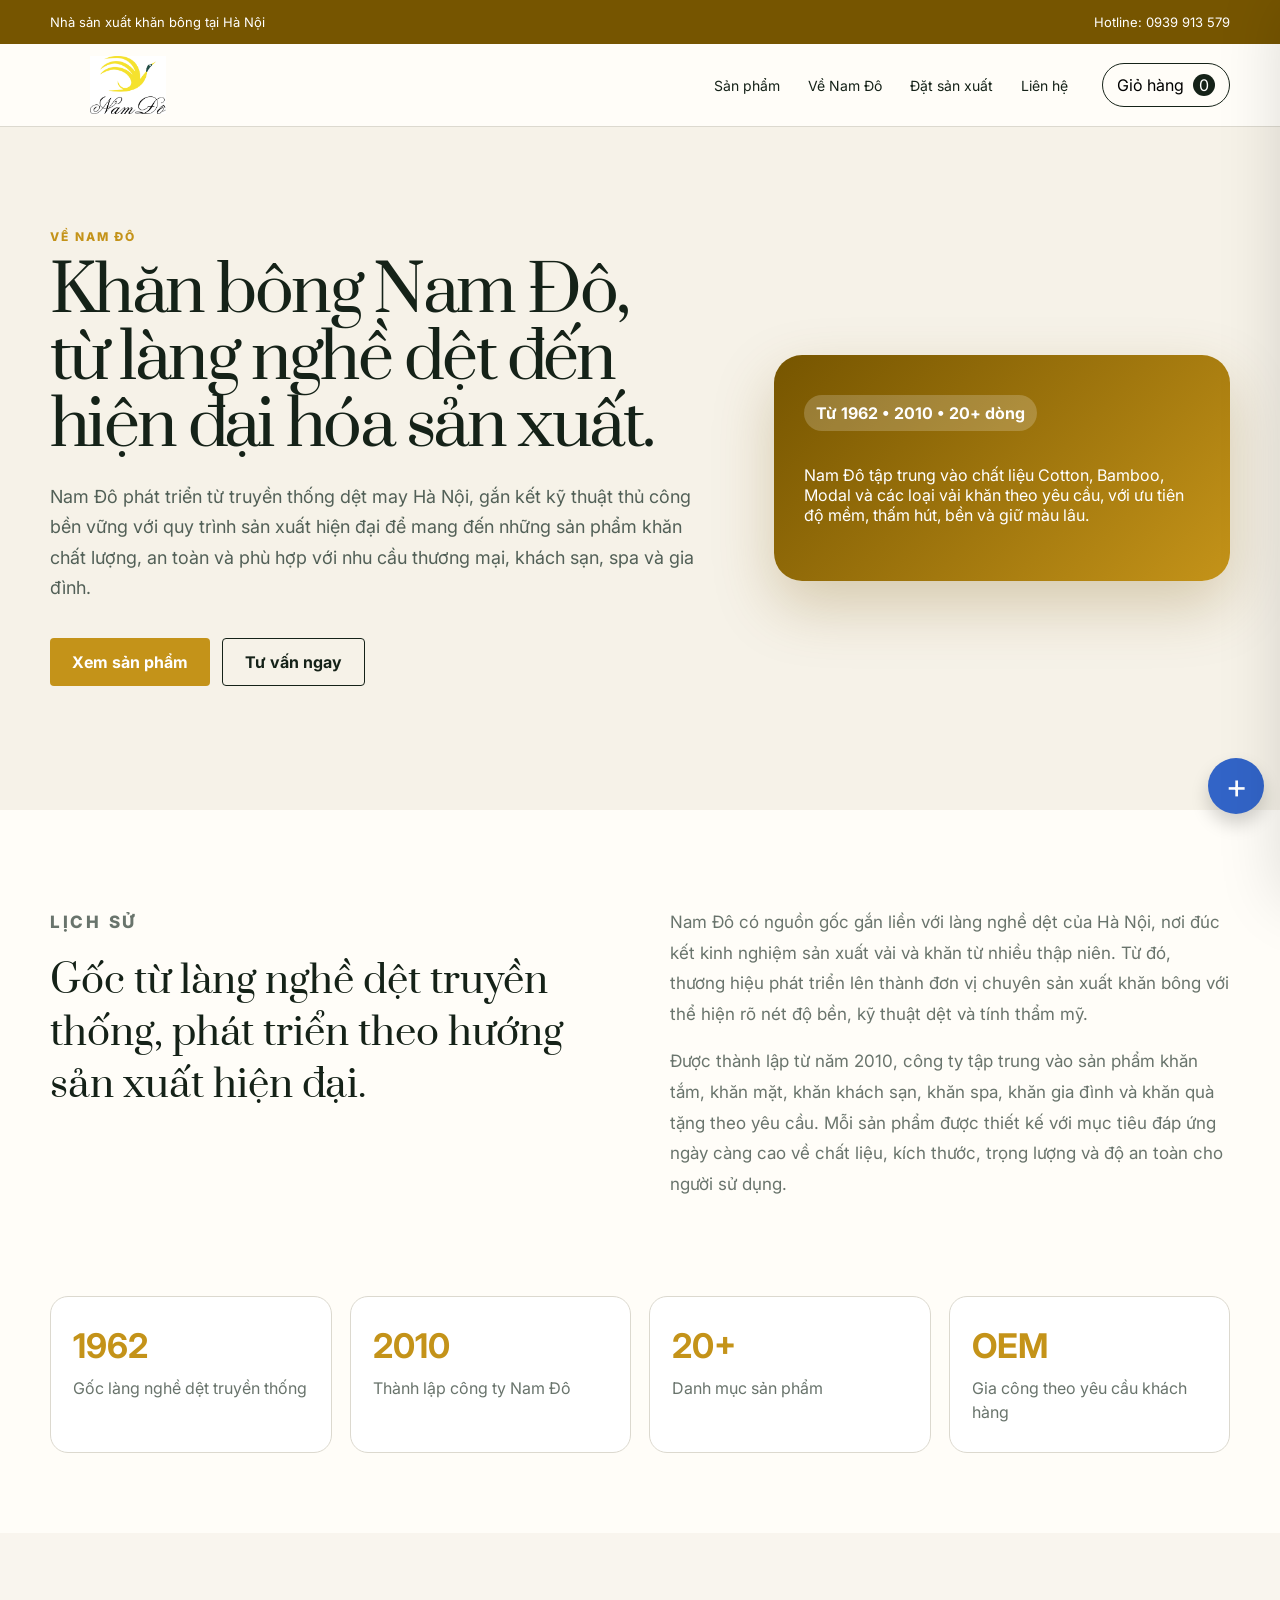
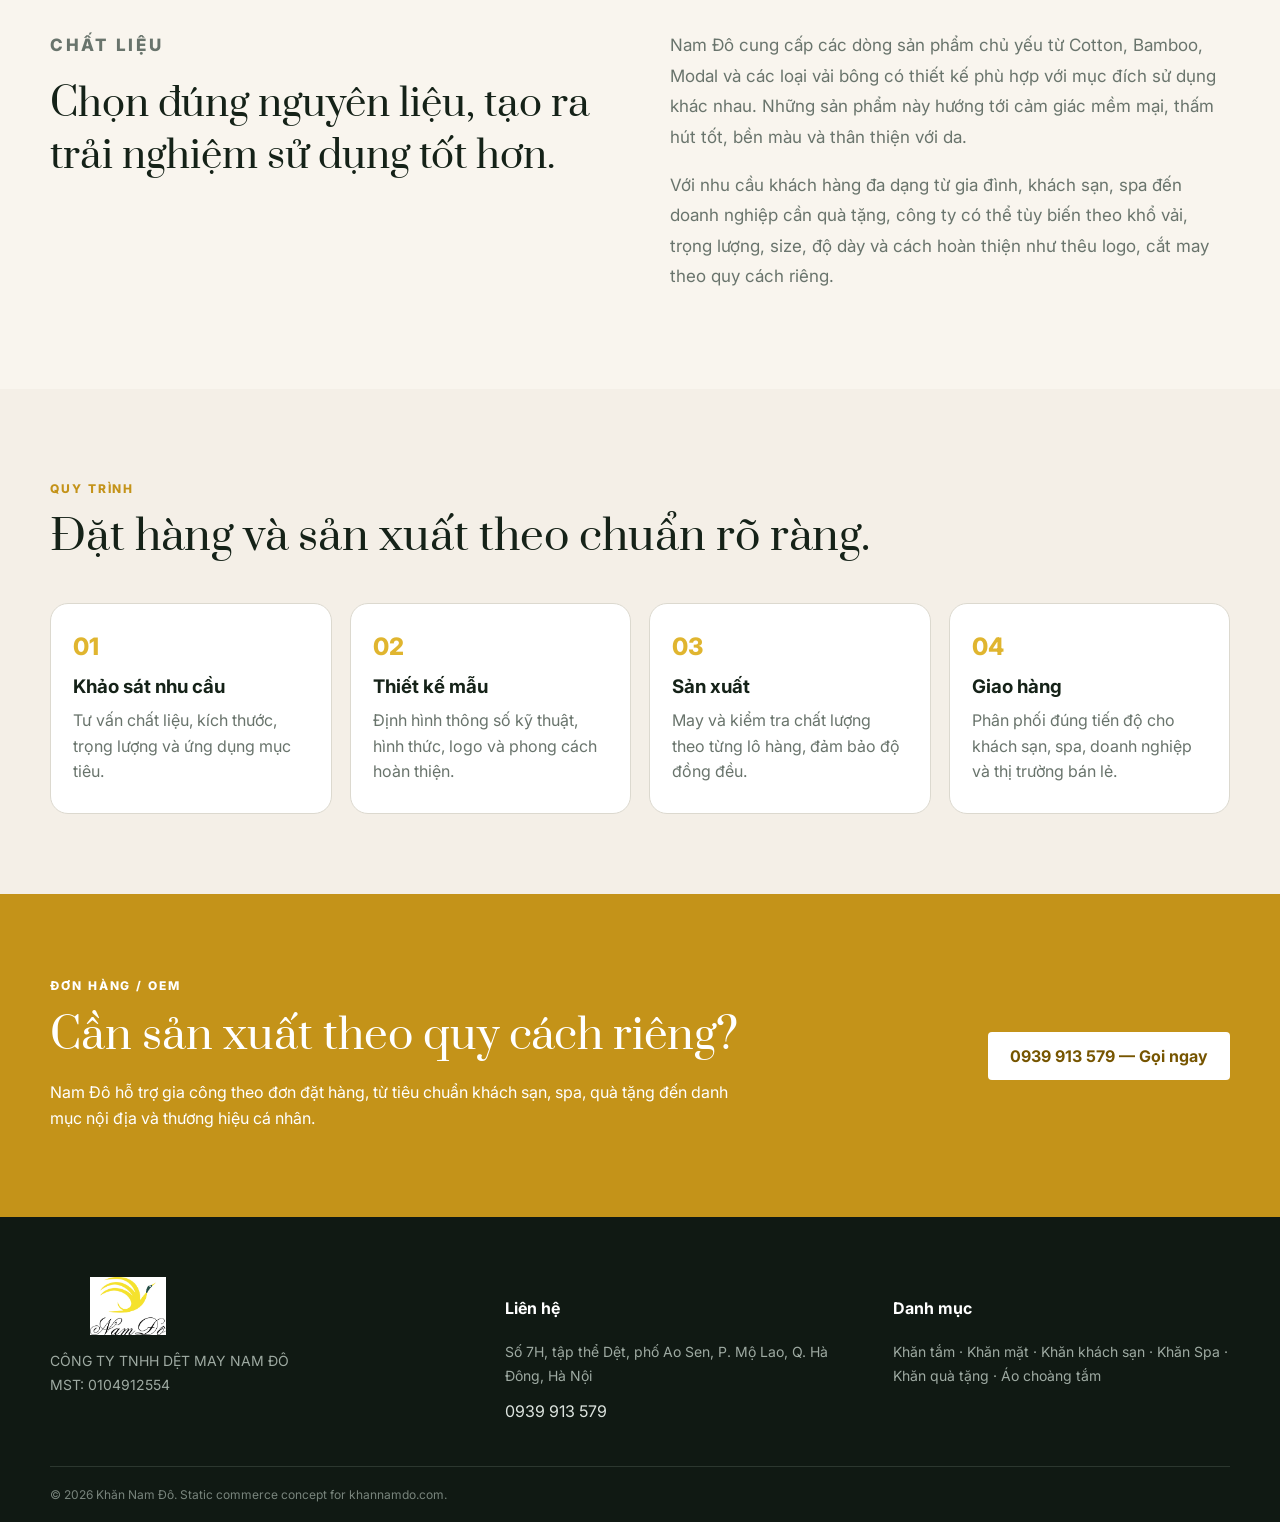
<file: about.html>
<!doctype html>
<html lang="vi">
<head>
  <meta charset="utf-8">
  <meta name="viewport" content="width=device-width,initial-scale=1">
  <meta name="robots" content="index,follow,max-image-preview:large,max-snippet:-1,max-video-preview:-1">
  <meta name="author" content="Khăn Nam Đô">
  <meta name="description" content="Tìm hiểu về Nam Đô - nhà sản xuất khăn bông, khăn khách sạn, khăn spa và khăn OEM theo yêu cầu tại Hà Nội.">
  <meta name="keywords" content="về Nam Đô, nhà máy khăn bông Hà Nội, khăn khách sạn Nam Đô, gia công khăn OEM, công ty khăn Nam Đô">
  <meta name="theme-color" content="#c49319">
  <link rel="canonical" href="https://khannamdo.com/about.html">
  <meta property="og:type" content="website">
  <meta property="og:title" content="Về Nam Đô | Nhà sản xuất khăn bông tại Hà Nội">
  <meta property="og:description" content="Nam Đô phát triển từ làng nghề dệt truyền thống và hiện đại hóa quy trình sản xuất khăn bông, khăn khách sạn, spa và OEM.">
  <meta property="og:url" content="https://khannamdo.com/about.html">
  <meta property="og:image" content="https://muachunghaiphong.com/assets/shops/2018_02/combo-3-khan-mat-bong-nam-do-cao-cap-hang-xuat-nhat-1m4g3-4nmxas_simg_d0daf0_800x1200_max.jpg">
  <meta property="og:locale" content="vi_VN">
  <meta name="twitter:card" content="summary_large_image">
  <meta name="twitter:title" content="Về Nam Đô | Khăn bông & khăn theo yêu cầu">
  <meta name="twitter:description" content="Thông tin về Nam Đô, lịch sử, quy trình sản xuất và chất liệu khăn tại Hà Nội.">
  <meta name="twitter:image" content="https://muachunghaiphong.com/assets/shops/2018_02/combo-3-khan-mat-bong-nam-do-cao-cap-hang-xuat-nhat-1m4g3-4nmxas_simg_d0daf0_800x1200_max.jpg">
  <title>Về Nam Đô | Nhà sản xuất khăn bông, spa và OEM tại Hà Nội</title>
  <link rel="stylesheet" href="styles.css">
  <link rel="icon" type="image/png" href="image.png">
  <script type="application/ld+json">
  {
    "@context": "https://schema.org",
    "@type": "Organization",
    "name": "Khăn Nam Đô",
    "url": "https://khannamdo.com/",
    "logo": "https://muachunghaiphong.com/assets/shops/2018_02/combo-3-khan-mat-bong-nam-do-cao-cap-hang-xuat-nhat-1m4g3-4nmxas_simg_d0daf0_800x1200_max.jpg",
    "description": "Công ty chuyên sản xuất khăn bông, khăn khách sạn, khăn spa và gia công khăn theo yêu cầu tại Hà Nội.",
    "telephone": "+84939913579",
    "address": {
      "@type": "PostalAddress",
      "streetAddress": "Số 7H, tập thể Dệt, phố Ao Sen, P. Mộ Lao, Q. Hà Đông",
      "addressLocality": "Hà Nội",
      "addressCountry": "VN"
    }
  }
  </script>
</head>
<body>
<header class="topbar"><div class="container topbar-inner"><span>Nhà sản xuất khăn bông tại Hà Nội</span><a href="tel:0939913579">Hotline: 0939 913 579</a></div></header>
<nav class="nav">
  <div class="container nav-inner">
    <a class="brand" href="index.html"><span class="brand-logo"><img src="image.png" alt="Khăn Nam Đô"></span></a>
    <button class="menu-btn" aria-label="Mở menu">☰</button>
    <div class="nav-links"><a href="products.html">Sản phẩm</a><a href="about.html">Về Nam Đô</a><a href="dat-san-xuat.html">Đặt sản xuất</a><a href="index.html#contact">Liên hệ</a></div>
    <button class="cart-btn" aria-label="Giỏ hàng">Giỏ hàng <span id="cartCount">0</span></button>
  </div>
</nav>

<main>
<section class="about-hero">
  <div class="container about-hero-inner">
    <div>
      <p class="kicker">VỀ NAM ĐÔ</p>
      <h1>Khăn bông Nam Đô, từ làng nghề dệt đến hiện đại hóa sản xuất.</h1>
      <p class="lead">Nam Đô phát triển từ truyền thống dệt may Hà Nội, gắn kết kỹ thuật thủ công bền vững với quy trình sản xuất hiện đại để mang đến những sản phẩm khăn chất lượng, an toàn và phù hợp với nhu cầu thương mại, khách sạn, spa và gia đình.</p>
      <div class="hero-actions"><a class="btn primary" href="index.html#products">Xem sản phẩm</a><a class="btn ghost" href="tel:0939913579">Tư vấn ngay</a></div>
    </div>
    <div class="about-hero-visual">
      <div class="about-badge">Từ 1962 • 2010 • 20+ dòng</div>
      <p>Nam Đô tập trung vào chất liệu Cotton, Bamboo, Modal và các loại vải khăn theo yêu cầu, với ưu tiên độ mềm, thấm hút, bền và giữ màu lâu.</p>
    </div>
  </div>
</section>

<section class="about-section">
  <div class="container about-grid">
    <div>
      <p class="kicker">LỊCH SỬ</p>
      <h2>Gốc từ làng nghề dệt truyền thống, phát triển theo hướng sản xuất hiện đại.</h2>
    </div>
    <div>
      <p>Nam Đô có nguồn gốc gắn liền với làng nghề dệt của Hà Nội, nơi đúc kết kinh nghiệm sản xuất vải và khăn từ nhiều thập niên. Từ đó, thương hiệu phát triển lên thành đơn vị chuyên sản xuất khăn bông với thể hiện rõ nét độ bền, kỹ thuật dệt và tính thẩm mỹ.</p>
      <p>Được thành lập từ năm 2010, công ty tập trung vào sản phẩm khăn tắm, khăn mặt, khăn khách sạn, khăn spa, khăn gia đình và khăn quà tặng theo yêu cầu. Mỗi sản phẩm được thiết kế với mục tiêu đáp ứng ngày càng cao về chất liệu, kích thước, trọng lượng và độ an toàn cho người sử dụng.</p>
    </div>
  </div>
</section>

<section class="facts">
  <div class="container facts-grid">
    <article class="fact-card">
      <strong>1962</strong>
      <span>Gốc làng nghề dệt truyền thống</span>
    </article>
    <article class="fact-card">
      <strong>2010</strong>
      <span>Thành lập công ty Nam Đô</span>
    </article>
    <article class="fact-card">
      <strong>20+</strong>
      <span>Danh mục sản phẩm</span>
    </article>
    <article class="fact-card">
      <strong>OEM</strong>
      <span>Gia công theo yêu cầu khách hàng</span>
    </article>
  </div>
</section>

<section class="about-section alt">
  <div class="container about-grid">
    <div>
      <p class="kicker">CHẤT LIỆU</p>
      <h2>Chọn đúng nguyên liệu, tạo ra trải nghiệm sử dụng tốt hơn.</h2>
    </div>
    <div>
      <p>Nam Đô cung cấp các dòng sản phẩm chủ yếu từ Cotton, Bamboo, Modal và các loại vải bông có thiết kế phù hợp với mục đích sử dụng khác nhau. Những sản phẩm này hướng tới cảm giác mềm mại, thấm hút tốt, bền màu và thân thiện với da.</p>
      <p>Với nhu cầu khách hàng đa dạng từ gia đình, khách sạn, spa đến doanh nghiệp cần quà tặng, công ty có thể tùy biến theo khổ vải, trọng lượng, size, độ dày và cách hoàn thiện như thêu logo, cắt may theo quy cách riêng.</p>
    </div>
  </div>
</section>

<section class="process">
  <div class="container">
    <div class="section-head narrow"><div><p class="kicker">QUY TRÌNH</p><h2>Đặt hàng và sản xuất theo chuẩn rõ ràng.</h2></div></div>
    <div class="process-grid">
      <div class="process-card"><span>01</span><h3>Khảo sát nhu cầu</h3><p>Tư vấn chất liệu, kích thước, trọng lượng và ứng dụng mục tiêu.</p></div>
      <div class="process-card"><span>02</span><h3>Thiết kế mẫu</h3><p>Định hình thông số kỹ thuật, hình thức, logo và phong cách hoàn thiện.</p></div>
      <div class="process-card"><span>03</span><h3>Sản xuất</h3><p>May và kiểm tra chất lượng theo từng lô hàng, đảm bảo độ đồng đều.</p></div>
      <div class="process-card"><span>04</span><h3>Giao hàng</h3><p>Phân phối đúng tiến độ cho khách sạn, spa, doanh nghiệp và thị trường bán lẻ.</p></div>
    </div>
  </div>
</section>

<section class="cta">
  <div class="container cta-inner"><div><p class="kicker">ĐƠN HÀNG / OEM</p><h2>Cần sản xuất theo quy cách riêng?</h2><p>Nam Đô hỗ trợ gia công theo đơn đặt hàng, từ tiêu chuẩn khách sạn, spa, quà tặng đến danh mục nội địa và thương hiệu cá nhân.</p></div><a class="btn light" href="tel:0939913579">0939 913 579 — Gọi ngay</a></div>
</section>
</main>

<div class="floating-social" aria-label="Liên hệ nhanh">
  <div class="floating-social-links" id="floatingSocialLinks" hidden>
  <a class="social-link social-facebook" href="https://www.facebook.com/xuongkhanbongcaocap" target="_blank" rel="noreferrer" aria-label="Facebook"><span>f</span></a>
  <a class="social-link social-zalo" href="https://zalo.me/0939913579" target="_blank" rel="noreferrer" aria-label="Zalo"><span>Zalo</span></a>
  <a class="social-link social-phone" href="tel:0939913579" aria-label="Gọi điện thoại"><span>☎</span></a>
  </div>
  <button class="social-toggle" type="button" aria-label="Mở thông tin liên hệ" aria-controls="floatingSocialLinks" aria-expanded="false"><span>+</span></button>
</div>

<footer id="contact"><div class="container footer-grid">
 <div><a class="brand footer-brand" href="index.html"><span class="brand-logo"><img src="image.png" alt="Khăn Nam Đô"></span></a><p>CÔNG TY TNHH DỆT MAY NAM ĐÔ<br>MST: 0104912554</p></div>
 <div><h4>Liên hệ</h4><p>Số 7H, tập thể Dệt, phố Ao Sen, P. Mộ Lao, Q. Hà Đông, Hà Nội</p><a href="tel:0939913579">0939 913 579</a></div>
 <div><h4>Danh mục</h4><p>Khăn tắm · Khăn mặt · Khăn khách sạn · Khăn Spa · Khăn quà tặng · Áo choàng tắm</p></div>
</div><div class="container copyright">© 2026 Khăn Nam Đô. Static commerce concept for khannamdo.com.</div></footer>

<aside class="cart-drawer" id="cartDrawer"><div class="cart-head"><b>Sản phẩm đã chọn</b><button id="closeCart">×</button></div><div id="cartItems" class="cart-items"><p>Chưa có sản phẩm.</p></div><a class="btn primary full" href="tel:0939913579">Gọi đặt hàng</a></aside>
<div class="overlay" id="overlay"></div>
<script src="app.js"></script>
</body>
</html>
</file>
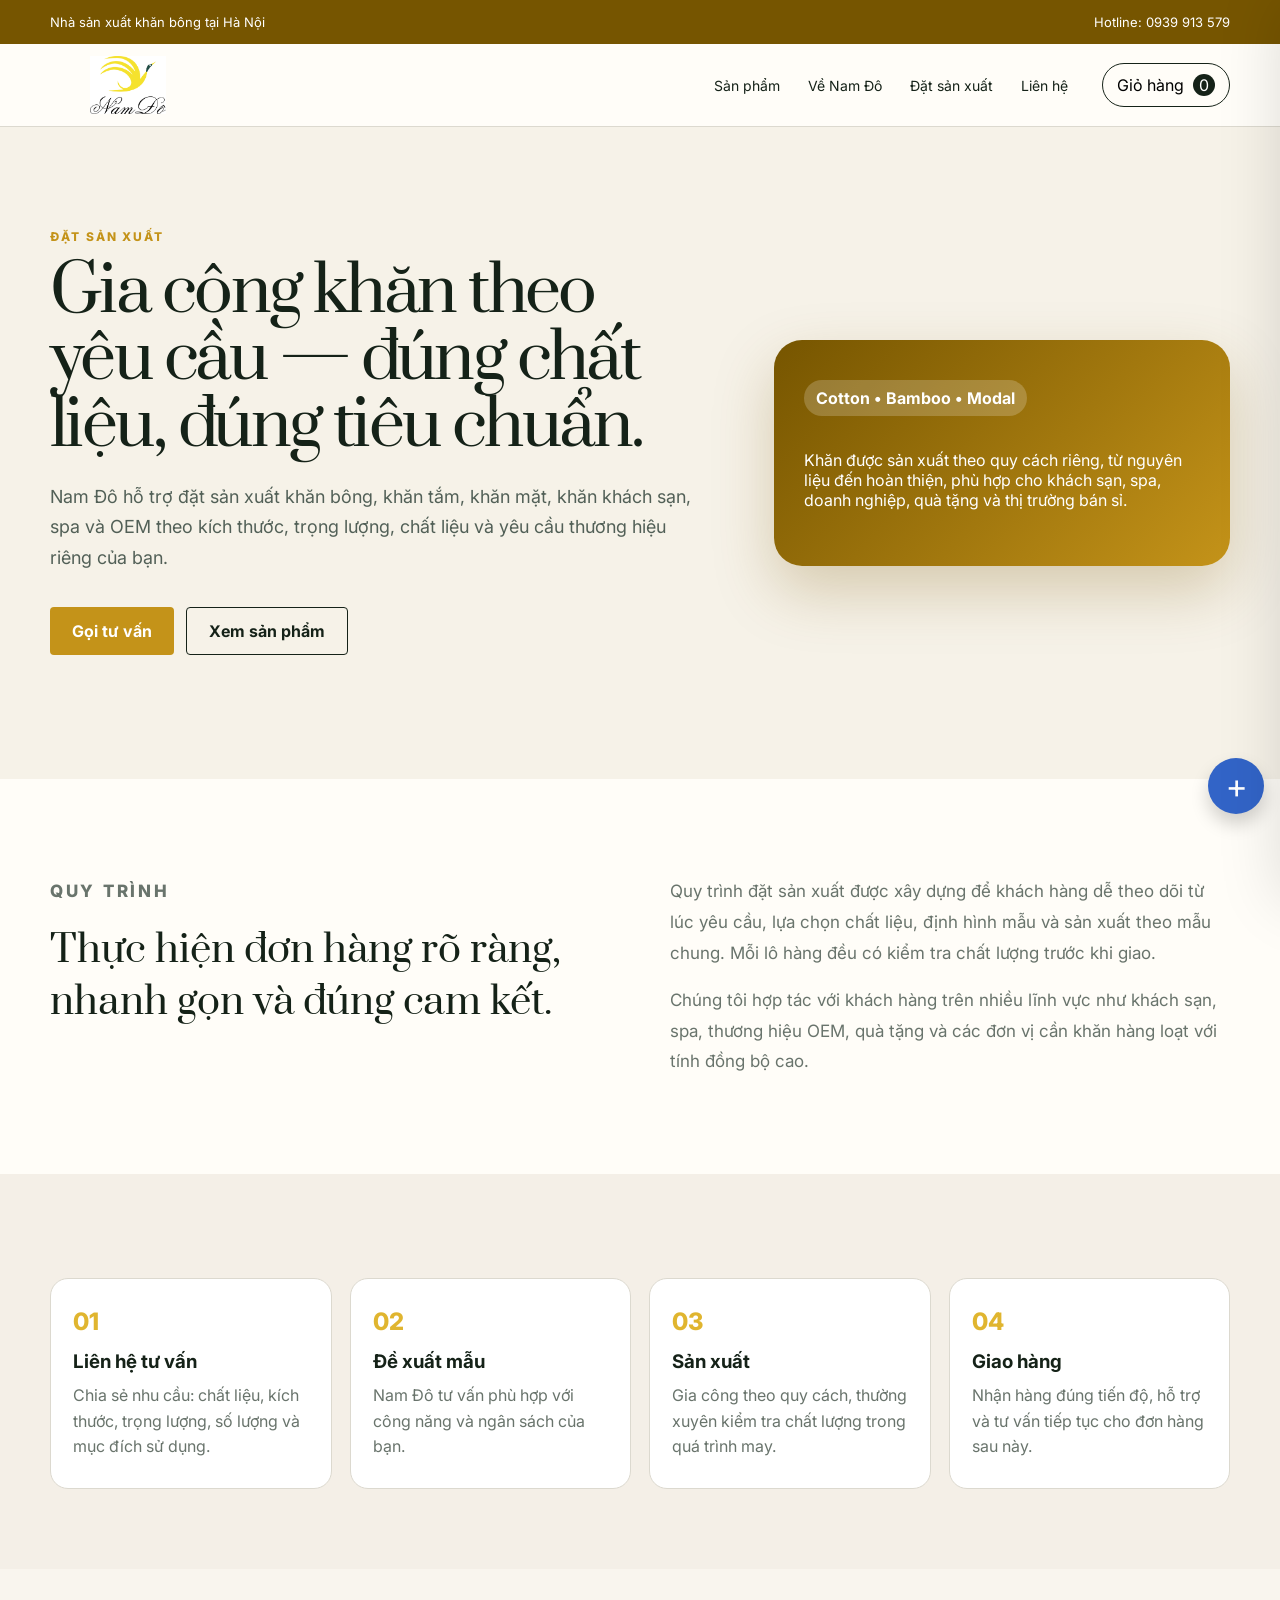
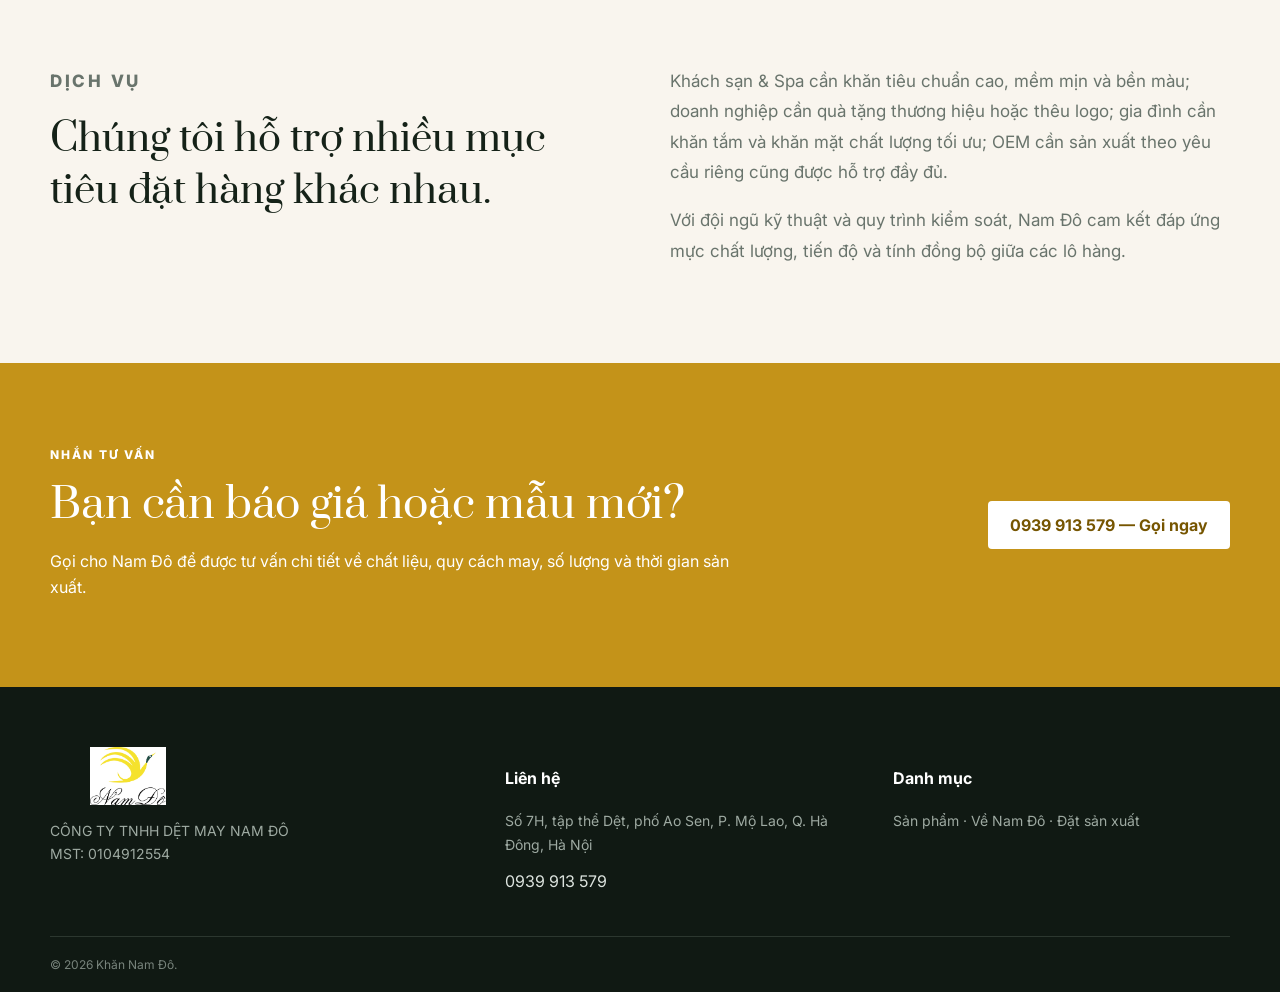
<file: dat-san-xuat.html>
<!doctype html>
<html lang="vi">
<head>
  <meta charset="utf-8">
  <meta name="viewport" content="width=device-width,initial-scale=1">
  <meta name="robots" content="index,follow,max-image-preview:large,max-snippet:-1,max-video-preview:-1">
  <meta name="description" content="Đặt sản xuất khăn bông, khăn khách sạn, khăn tắm, khăn mặt và OEM theo yêu cầu tại Nam Đô.">
  <meta name="theme-color" content="#c49319">
  <title>Đặt sản xuất | Khăn Nam Đô</title>
  <link rel="stylesheet" href="styles.css">
  <link rel="icon" type="image/png" href="image.png">
</head>
<body>
<header class="topbar"><div class="container topbar-inner"><span>Nhà sản xuất khăn bông tại Hà Nội</span><a href="tel:0939913579">Hotline: 0939 913 579</a></div></header>
<nav class="nav">
  <div class="container nav-inner">
    <a class="brand" href="index.html"><span class="brand-logo"><img src="image.png" alt="Khăn Nam Đô"></span></a>
    <button class="menu-btn" aria-label="Mở menu">☰</button>
    <div class="nav-links"><a href="products.html">Sản phẩm</a><a href="about.html">Về Nam Đô</a><a href="dat-san-xuat.html">Đặt sản xuất</a><a href="index.html#contact">Liên hệ</a></div>
    <button class="cart-btn" aria-label="Giỏ hàng">Giỏ hàng <span id="cartCount">0</span></button>
  </div>
</nav>

<main>
<section class="about-hero">
  <div class="container about-hero-inner">
    <div>
      <p class="kicker">ĐẶT SẢN XUẤT</p>
      <h1>Gia công khăn theo yêu cầu — đúng chất liệu, đúng tiêu chuẩn.</h1>
      <p class="lead">Nam Đô hỗ trợ đặt sản xuất khăn bông, khăn tắm, khăn mặt, khăn khách sạn, spa và OEM theo kích thước, trọng lượng, chất liệu và yêu cầu thương hiệu riêng của bạn.</p>
      <div class="hero-actions"><a class="btn primary" href="tel:0939913579">Gọi tư vấn</a><a class="btn ghost" href="products.html">Xem sản phẩm</a></div>
    </div>
    <div class="about-hero-visual">
      <div class="about-badge">Cotton • Bamboo • Modal</div>
      <p>Khăn được sản xuất theo quy cách riêng, từ nguyên liệu đến hoàn thiện, phù hợp cho khách sạn, spa, doanh nghiệp, quà tặng và thị trường bán sỉ.</p>
    </div>
  </div>
</section>

<section class="about-section">
  <div class="container about-grid">
    <div>
      <p class="kicker">QUY TRÌNH</p>
      <h2>Thực hiện đơn hàng rõ ràng, nhanh gọn và đúng cam kết.</h2>
    </div>
    <div>
      <p>Quy trình đặt sản xuất được xây dựng để khách hàng dễ theo dõi từ lúc yêu cầu, lựa chọn chất liệu, định hình mẫu và sản xuất theo mẫu chung. Mỗi lô hàng đều có kiểm tra chất lượng trước khi giao.</p>
      <p>Chúng tôi hợp tác với khách hàng trên nhiều lĩnh vực như khách sạn, spa, thương hiệu OEM, quà tặng và các đơn vị cần khăn hàng loạt với tính đồng bộ cao.</p>
    </div>
  </div>
</section>

<section class="process">
  <div class="container">
    <div class="process-grid">
      <div class="process-card"><span>01</span><h3>Liên hệ tư vấn</h3><p>Chia sẻ nhu cầu: chất liệu, kích thước, trọng lượng, số lượng và mục đích sử dụng.</p></div>
      <div class="process-card"><span>02</span><h3>Đề xuất mẫu</h3><p>Nam Đô tư vấn phù hợp với công năng và ngân sách của bạn.</p></div>
      <div class="process-card"><span>03</span><h3>Sản xuất</h3><p>Gia công theo quy cách, thường xuyên kiểm tra chất lượng trong quá trình may.</p></div>
      <div class="process-card"><span>04</span><h3>Giao hàng</h3><p>Nhận hàng đúng tiến độ, hỗ trợ và tư vấn tiếp tục cho đơn hàng sau này.</p></div>
    </div>
  </div>
</section>

<section class="about-section alt">
  <div class="container about-grid">
    <div>
      <p class="kicker">DỊCH VỤ</p>
      <h2>Chúng tôi hỗ trợ nhiều mục tiêu đặt hàng khác nhau.</h2>
    </div>
    <div>
      <p>Khách sạn & Spa cần khăn tiêu chuẩn cao, mềm mịn và bền màu; doanh nghiệp cần quà tặng thương hiệu hoặc thêu logo; gia đình cần khăn tắm và khăn mặt chất lượng tối ưu; OEM cần sản xuất theo yêu cầu riêng cũng được hỗ trợ đầy đủ.</p>
      <p>Với đội ngũ kỹ thuật và quy trình kiểm soát, Nam Đô cam kết đáp ứng mực chất lượng, tiến độ và tính đồng bộ giữa các lô hàng.</p>
    </div>
  </div>
</section>

<section class="cta">
  <div class="container cta-inner"><div><p class="kicker">NHẮN TƯ VẤN</p><h2>Bạn cần báo giá hoặc mẫu mới?</h2><p>Gọi cho Nam Đô để được tư vấn chi tiết về chất liệu, quy cách may, số lượng và thời gian sản xuất.</p></div><a class="btn light" href="tel:0939913579">0939 913 579 — Gọi ngay</a></div>
</section>

</main>

<div class="floating-social" aria-label="Liên hệ nhanh">
  <div class="floating-social-links" id="floatingSocialLinks" hidden>
  <a class="social-link social-facebook" href="https://www.facebook.com/xuongkhanbongcaocap" target="_blank" rel="noreferrer" aria-label="Facebook">
    <span>f</span>
  </a>
  <a class="social-link social-zalo" href="https://zalo.me/0939913579" target="_blank" rel="noreferrer" aria-label="Zalo">
    <span>Zalo</span>
  </a>
  <a class="social-link social-phone" href="tel:0939913579" aria-label="Gọi điện thoại">
    <span>☎</span>
  </a>
  </div>
  <button class="social-toggle" type="button" aria-label="Mở thông tin liên hệ" aria-controls="floatingSocialLinks" aria-expanded="false"><span>+</span></button>
</div>

<footer id="contact"><div class="container footer-grid">
 <div><a class="brand footer-brand" href="index.html"><span class="brand-logo"><img src="image.png" alt="Khăn Nam Đô"></span></a><p>CÔNG TY TNHH DỆT MAY NAM ĐÔ<br>MST: 0104912554</p></div>
 <div><h4>Liên hệ</h4><p>Số 7H, tập thể Dệt, phố Ao Sen, P. Mộ Lao, Q. Hà Đông, Hà Nội</p><a href="tel:0939913579">0939 913 579</a></div>
 <div><h4>Danh mục</h4><p><a href="products.html">Sản phẩm</a> · <a href="about.html">Về Nam Đô</a> · <a href="dat-san-xuat.html">Đặt sản xuất</a></p></div>
</div><div class="container copyright">© 2026 Khăn Nam Đô.</div></footer>
<aside class="cart-drawer" id="cartDrawer"><div class="cart-head"><b>Sản phẩm đã chọn</b><button id="closeCart">×</button></div><div id="cartItems" class="cart-items"><p>Chưa có sản phẩm.</p></div><a class="btn primary full" href="tel:0939913579">Gọi đặt hàng</a></aside><div class="overlay" id="overlay"></div>
<script src="app.js"></script>
</body>
</html>
</file>
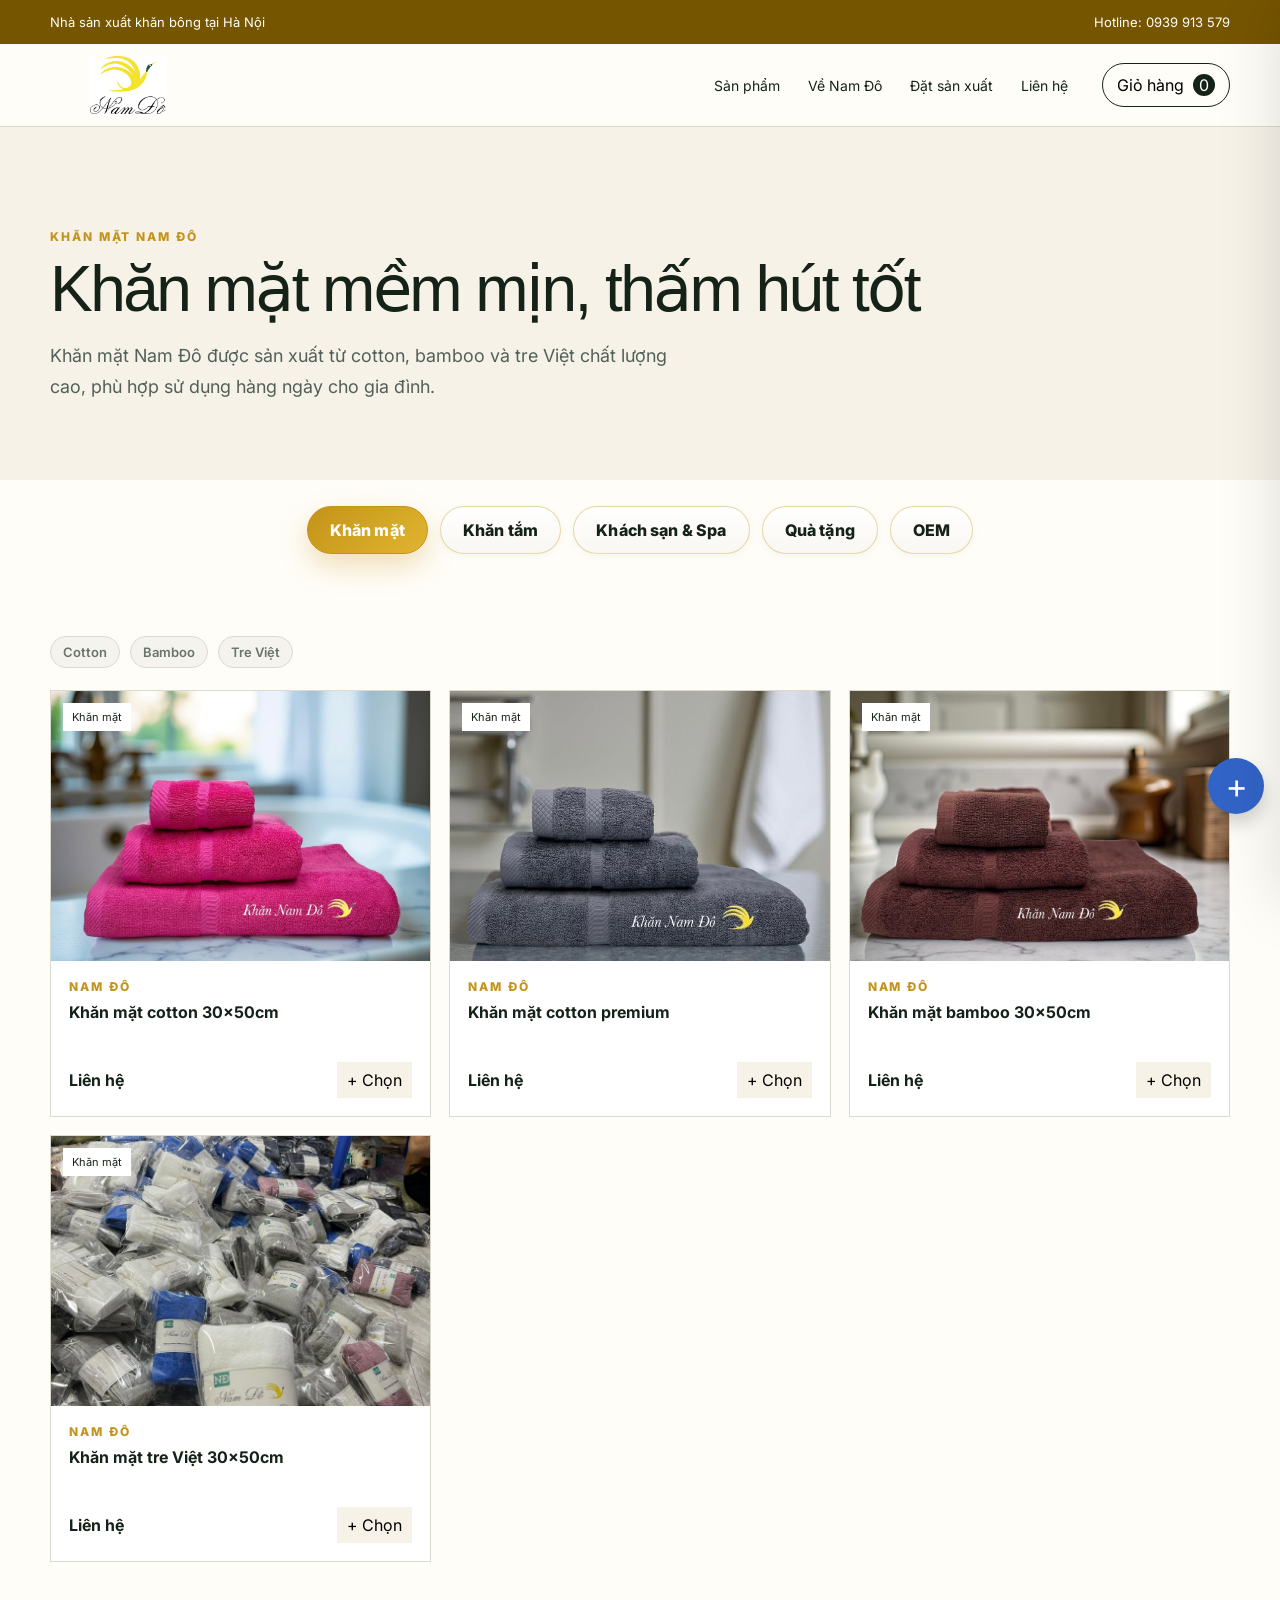
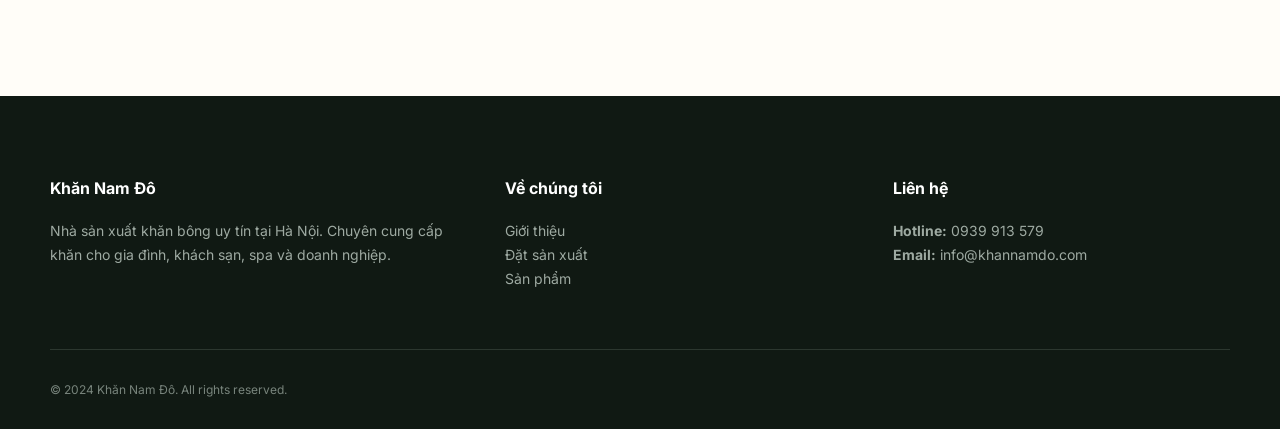
<file: khan-mat.html>
<!doctype html>
<html lang="vi">
<head>
  <meta charset="utf-8">
  <meta name="viewport" content="width=device-width,initial-scale=1">
  <meta name="robots" content="index,follow,max-image-preview:large,max-snippet:-1,max-video-preview:-1">
  <meta name="description" content="Khăn mặt Nam Đô: khăn mặt cotton, bamboo, tre Việt mềm mịn, thấm hút tốt, phù hợp gia đình.">
  <meta name="keywords" content="khăn mặt Nam Đô, khăn mặt cotton, khăn mặt bamboo, khăn mặt tre Việt">
  <link rel="canonical" href="https://khannamdo.com/khan-mat.html">
  <title>Khăn Mặt Nam Đô | Mềm Mịn, Thấm Hút Tốt</title>
  <link rel="stylesheet" href="styles.css">
  <link rel="icon" type="image/png" href="image.png">
  <script type="application/ld+json">
  {
    "@context": "https://schema.org",
    "@type": "ItemList",
    "name": "Khăn Mặt Nam Đô",
    "itemListElement": [
      {"@type": "Product", "name": "Khăn mặt cotton 30×50cm"},
      {"@type": "Product", "name": "Khăn mặt cotton premium"},
      {"@type": "Product", "name": "Khăn mặt bamboo 30×50cm"},
      {"@type": "Product", "name": "Khăn mặt tre Việt 30×50cm"}
    ]
  }
  </script>
</head>
<body>
<header class="topbar"><div class="container topbar-inner"><span>Nhà sản xuất khăn bông tại Hà Nội</span><a href="tel:0939913579">Hotline: 0939 913 579</a></div></header>
<nav class="nav">
  <div class="container nav-inner">
    <a class="brand" href="index.html"><span class="brand-logo"><img src="image.png" alt="Khăn Nam Đô"></span></a>
    <button class="menu-btn" aria-label="Mở menu">☰</button>
    <div class="nav-links"><a href="products.html">Sản phẩm</a><a href="about.html">Về Nam Đô</a><a href="index.html#service">Đặt sản xuất</a><a href="index.html#contact">Liên hệ</a></div>
    <button class="cart-btn" aria-label="Giỏ hàng">Giỏ hàng <span id="cartCount">0</span></button>
  </div>
</nav>

<main>
<section class="products-page-hero">
  <div class="container">
    <p class="kicker">KHĂN MẶT NAM ĐÔ</p>
    <h1>Khăn mặt mềm mịn, thấm hút tốt</h1>
    <p class="lead">Khăn mặt Nam Đô được sản xuất từ cotton, bamboo và tre Việt chất lượng cao, phù hợp sử dụng hàng ngày cho gia đình.</p>
  </div>
</section>

<section class="product-tabs-section">
  <div class="container product-tabs-wrap">
    <a href="khan-mat.html" class="product-tab is-active">Khăn mặt</a>
    <a href="khan-tam.html" class="product-tab">Khăn tắm</a>
    <a href="khach-san.html" class="product-tab">Khách sạn & Spa</a>
    <a href="qua-tang.html" class="product-tab">Quà tặng</a>
    <a href="oem.html" class="product-tab">OEM</a>
  </div>
</section>

<section class="products-page-list">
  <div class="container category-block">
    <div class="category-header">
      <div class="category-subnav">
        <span class="subcat-chip">Cotton</span>
        <span class="subcat-chip">Bamboo</span>
        <span class="subcat-chip">Tre Việt</span>
      </div>
    </div>
    <div class="product-grid large-grid">
      <article class="product-card" data-category="Khăn mặt">
        <div class="product-media"><img src="673370304_1562723545861035_6232800531056723028_n.jpg" alt="Khăn mặt cotton Nam Đô 1" loading="lazy"><span class="badge">Khăn mặt</span></div>
        <div class="product-body"><p class="eyebrow">NAM ĐÔ</p><h3>Khăn mặt cotton 30×50cm</h3><div class="product-bottom"><strong>Liên hệ</strong><button class="add-btn" data-name="Khăn mặt cotton 30×50cm">+ Chọn</button></div></div>
      </article>
      <article class="product-card" data-category="Khăn mặt">
        <div class="product-media"><img src="672671835_1562723442527712_5668958909353991097_n.jpg" alt="Khăn mặt cotton Nam Đô 2" loading="lazy"><span class="badge">Khăn mặt</span></div>
        <div class="product-body"><p class="eyebrow">NAM ĐÔ</p><h3>Khăn mặt cotton premium</h3><div class="product-bottom"><strong>Liên hệ</strong><button class="add-btn" data-name="Khăn mặt cotton premium">+ Chọn</button></div></div>
      </article>
      <article class="product-card" data-category="Khăn mặt">
        <div class="product-media"><img src="671203101_1562723482527708_3698128716795946108_n.jpg" alt="Khăn mặt bamboo Nam Đô" loading="lazy"><span class="badge">Khăn mặt</span></div>
        <div class="product-body"><p class="eyebrow">NAM ĐÔ</p><h3>Khăn mặt bamboo 30×50cm</h3><div class="product-bottom"><strong>Liên hệ</strong><button class="add-btn" data-name="Khăn mặt bamboo 30×50cm">+ Chọn</button></div></div>
      </article>
      <article class="product-card" data-category="Khăn mặt">
        <div class="product-media"><img src="527153706_1327490279384364_7922891128554810260_n.jpg" alt="Khăn mặt tre Việt Nam Đô" loading="lazy"><span class="badge">Khăn mặt</span></div>
        <div class="product-body"><p class="eyebrow">NAM ĐÔ</p><h3>Khăn mặt tre Việt 30×50cm</h3><div class="product-bottom"><strong>Liên hệ</strong><button class="add-btn" data-name="Khăn mặt tre Việt 30×50cm">+ Chọn</button></div></div>
      </article>
    </div>
  </div>
</section>
</main>

<footer>
  <div class="container footer-grid">
    <div class="footer-brand"><h4>Khăn Nam Đô</h4><p>Nhà sản xuất khăn bông uy tín tại Hà Nội. Chuyên cung cấp khăn cho gia đình, khách sạn, spa và doanh nghiệp.</p></div>
    <div><h4>Về chúng tôi</h4><p><a href="about.html">Giới thiệu</a><br><a href="index.html#service">Đặt sản xuất</a><br><a href="products.html">Sản phẩm</a></p></div>
    <div><h4>Liên hệ</h4><p><strong>Hotline:</strong> <a href="tel:0939913579">0939 913 579</a><br><strong>Email:</strong> <a href="mailto:info@khannamdo.com">info@khannamdo.com</a></p></div>
  </div>
  <div class="container copyright"><p>&copy; 2024 Khăn Nam Đô. All rights reserved.</p></div>
</footer>

<div class="floating-social" aria-label="Liên hệ nhanh">
  <div class="floating-social-links" id="floatingSocialLinks" hidden>
    <a class="social-link social-facebook" href="https://www.facebook.com/xuongkhanbongcaocap" target="_blank" rel="noreferrer" aria-label="Facebook"><span>f</span></a>
    <a class="social-link social-zalo" href="https://zalo.me/0939913579" target="_blank" rel="noreferrer" aria-label="Zalo"><span>Zalo</span></a>
    <a class="social-link social-phone" href="tel:0939913579" aria-label="Gọi điện thoại"><span>☎</span></a>
  </div>
  <button class="social-toggle" type="button" aria-label="Mở thông tin liên hệ" aria-controls="floatingSocialLinks" aria-expanded="false"><span>+</span></button>
</div>

<div class="overlay" id="overlay"></div>
<div class="cart-drawer" id="cartDrawer">
  <div class="cart-head">
    <span>Giỏ hàng</span>
    <button id="closeCart">✕</button>
  </div>
  <div class="cart-items" id="cartItems"></div>
  <div class="cart-footer" style="padding: 20px 0; border-top: 1px solid var(--line); text-align: center;">
    <button class="primary" style="width: 90%; padding: 12px;" onclick="alert('Vui lòng liên hệ qua hotline hoặc email để đặt hàng.')">Thanh toán</button>
  </div>
</div>

<script src="app.js"></script>
</body>
</html>
</file>
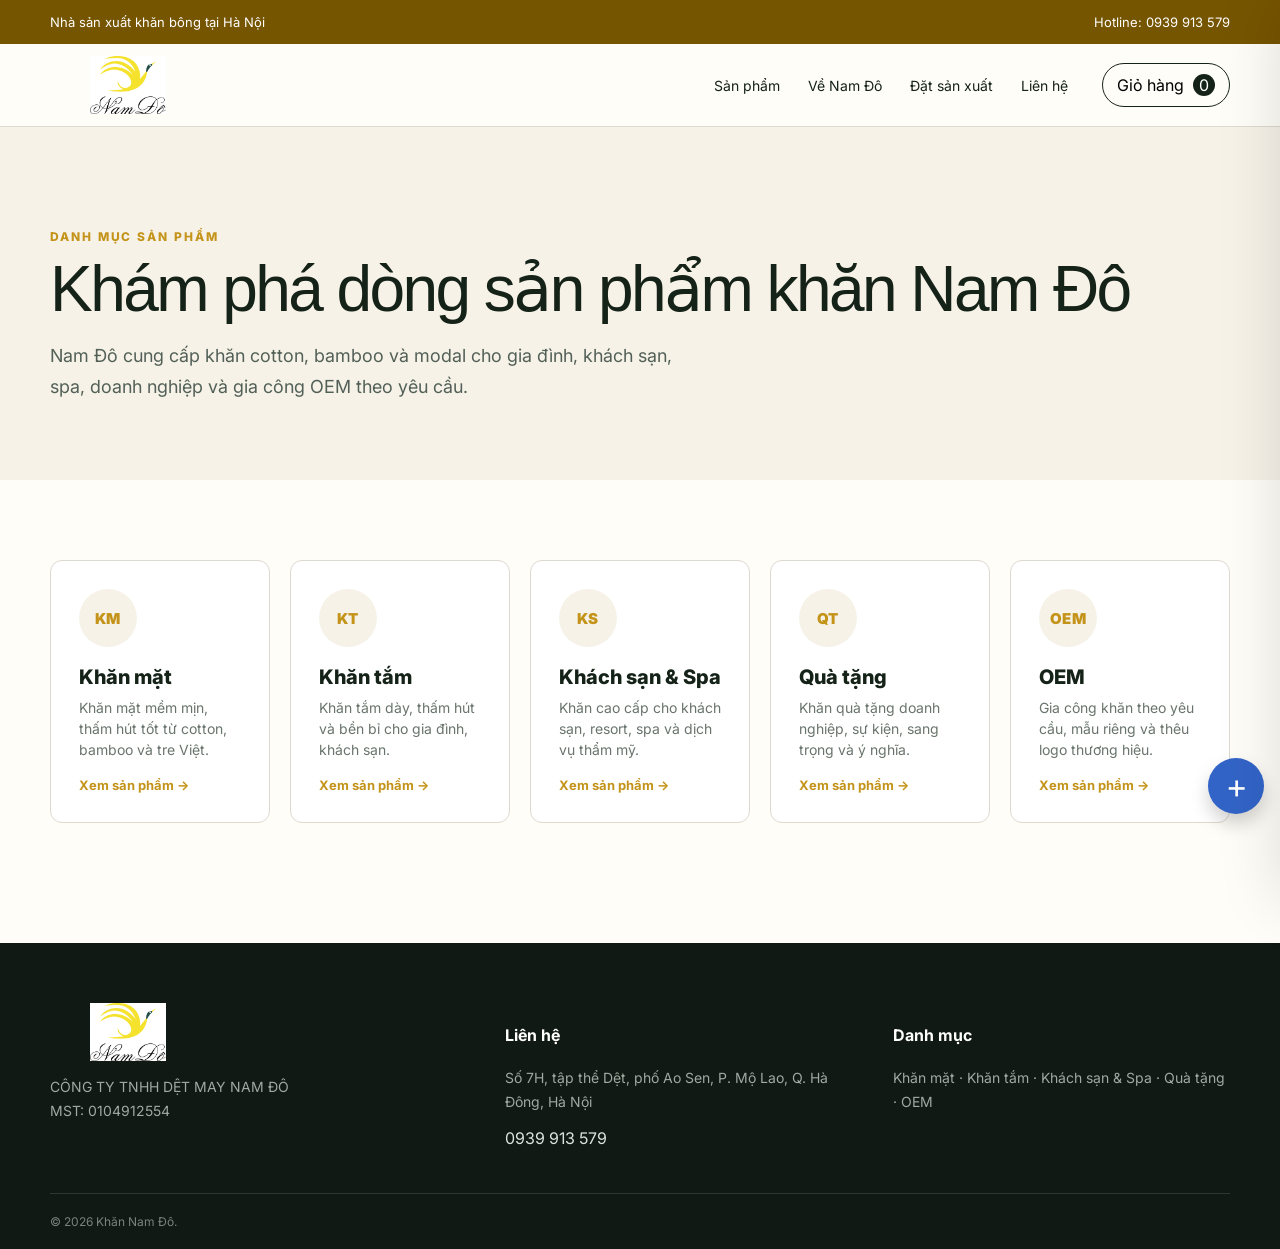
<file: products.html>
<!doctype html>
<html lang="vi">
<head>
  <meta charset="utf-8">
  <meta name="viewport" content="width=device-width,initial-scale=1">
  <meta name="robots" content="index,follow,max-image-preview:large,max-snippet:-1,max-video-preview:-1">
  <meta name="description" content="Danh mục sản phẩm khăn Nam Đô: khăn mặt, khăn tắm, khách sạn, spa, quà tặng và gia công OEM.">
  <link rel="canonical" href="https://khannamdo.com/products.html">
  <title>Khăn Nam Đô | Danh mục sản phẩm khăn bông</title>
  <link rel="stylesheet" href="styles.css">
  <link rel="icon" type="image/png" href="image.png">
</head>
<body>
<header class="topbar"><div class="container topbar-inner"><span>Nhà sản xuất khăn bông tại Hà Nội</span><a href="tel:0939913579">Hotline: 0939 913 579</a></div></header>
<nav class="nav"><div class="container nav-inner">
  <a class="brand" href="index.html"><span class="brand-logo"><img src="image.png" alt="Khăn Nam Đô"></span></a>
  <button class="menu-btn" aria-label="Mở menu">☰</button>
  <div class="nav-links"><a href="products.html">Sản phẩm</a><a href="about.html">Về Nam Đô</a><a href="dat-san-xuat.html">Đặt sản xuất</a><a href="index.html#contact">Liên hệ</a></div>
  <button class="cart-btn" aria-label="Giỏ hàng">Giỏ hàng <span id="cartCount">0</span></button>
</div></nav>
<main>
<section class="products-page-hero"><div class="container"><p class="kicker">DANH MỤC SẢN PHẨM</p><h1>Khám phá dòng sản phẩm khăn Nam Đô</h1><p class="lead">Nam Đô cung cấp khăn cotton, bamboo và modal cho gia đình, khách sạn, spa, doanh nghiệp và gia công OEM theo yêu cầu.</p></div></section>
<section class="products-page-list"><div class="container"><div class="category-grid">
<a href="khan-mat.html" class="category-card"><div class="category-card-icon">KM</div><h3>Khăn mặt</h3><p>Khăn mặt mềm mịn, thấm hút tốt từ cotton, bamboo và tre Việt.</p><span class="category-cta">Xem sản phẩm →</span></a>
<a href="khan-tam.html" class="category-card"><div class="category-card-icon">KT</div><h3>Khăn tắm</h3><p>Khăn tắm dày, thấm hút và bền bỉ cho gia đình, khách sạn.</p><span class="category-cta">Xem sản phẩm →</span></a>
<a href="khach-san.html" class="category-card"><div class="category-card-icon">KS</div><h3>Khách sạn & Spa</h3><p>Khăn cao cấp cho khách sạn, resort, spa và dịch vụ thẩm mỹ.</p><span class="category-cta">Xem sản phẩm →</span></a>
<a href="qua-tang.html" class="category-card"><div class="category-card-icon">QT</div><h3>Quà tặng</h3><p>Khăn quà tặng doanh nghiệp, sự kiện, sang trọng và ý nghĩa.</p><span class="category-cta">Xem sản phẩm →</span></a>
<a href="oem.html" class="category-card"><div class="category-card-icon">OEM</div><h3>OEM</h3><p>Gia công khăn theo yêu cầu, mẫu riêng và thêu logo thương hiệu.</p><span class="category-cta">Xem sản phẩm →</span></a>
</div></div></section>
</main>
<div class="floating-social" aria-label="Liên hệ nhanh">
  <div class="floating-social-links" id="floatingSocialLinks" hidden>
  <a class="social-link social-facebook" href="https://www.facebook.com/xuongkhanbongcaocap" target="_blank" rel="noreferrer" aria-label="Facebook"><span>f</span></a>
  <a class="social-link social-zalo" href="https://zalo.me/0939913579" target="_blank" rel="noreferrer" aria-label="Zalo"><span>Zalo</span></a>
  <a class="social-link social-phone" href="tel:0939913579" aria-label="Gọi điện thoại"><span>☎</span></a>
  </div>
  <button class="social-toggle" type="button" aria-label="Mở thông tin liên hệ" aria-controls="floatingSocialLinks" aria-expanded="false"><span>+</span></button>
</div>

<footer id="contact"><div class="container footer-grid">
<div><a class="brand footer-brand" href="index.html"><span class="brand-logo"><img src="image.png" alt="Khăn Nam Đô"></span></a><p>CÔNG TY TNHH DỆT MAY NAM ĐÔ<br>MST: 0104912554</p></div>
<div><h4>Liên hệ</h4><p>Số 7H, tập thể Dệt, phố Ao Sen, P. Mộ Lao, Q. Hà Đông, Hà Nội</p><a href="tel:0939913579">0939 913 579</a></div>
<div><h4>Danh mục</h4><p><a href="khan-mat.html">Khăn mặt</a> · <a href="khan-tam.html">Khăn tắm</a> · <a href="khach-san.html">Khách sạn & Spa</a> · <a href="qua-tang.html">Quà tặng</a> · <a href="oem.html">OEM</a></p></div>
</div><div class="container copyright">© 2026 Khăn Nam Đô.</div></footer>
<aside class="cart-drawer" id="cartDrawer"><div class="cart-head"><b>Sản phẩm đã chọn</b><button id="closeCart">×</button></div><div id="cartItems" class="cart-items"><p>Chưa có sản phẩm.</p></div><a class="btn primary full" href="tel:0939913579">Gọi đặt hàng</a></aside><div class="overlay" id="overlay"></div>
<script src="app.js"></script>
</body>
</html>
</file>
<file: styles.css>
@import url('https://fonts.googleapis.com/css2?family=Prata&family=Inter:wght@400;500;600;700;800&display=swap');

:root {
  --ink: #152218;
  --green: #c49319;
  --deep: #765500;
  --cream: #f6f2e8;
  --paper: #fffdf8;
  --line: #dcd9cf;
  --muted: #69746c;
  --gold: #e0b52f;
}

* { box-sizing: border-box; }
html { scroll-behavior: smooth; }
body { margin: 0; font-family: 'Inter', 'Segoe UI', Tahoma, Arial, sans-serif; color: var(--ink); background: var(--paper); }
a { color: inherit; text-decoration: none; }
button { font: inherit; }
.container { width: min(1180px, calc(100% - 40px)); margin: auto; }
.topbar { background: var(--deep); color: #fff; font-size: 13px; }
.topbar-inner { height: 44px; display: flex; align-items: center; justify-content: space-between; }
.topbar a { color: #fff; }
.nav { position: sticky; top: 0; z-index: 20; background: rgba(255,253,248,.95); backdrop-filter: blur(12px); border-bottom: 1px solid var(--line); }
.nav-inner { height: 82px; display: flex; align-items: center; gap: 34px; }
.brand { display: flex; align-items: center; gap: 10px; font-size: 14px; letter-spacing: .08em; }
.brand-logo { display: block; width: 156px; height: 58px; overflow: hidden; }
.brand-logo img { display: block; width: 100%; height: 100%; object-fit: contain; object-position: center; }
.nav-links { display: flex; gap: 28px; margin-left: auto; font-size: 14px; }
.nav-links a:hover { color: var(--green); }
.cart-btn { border: 1px solid var(--ink); background: transparent; border-radius: 999px; padding: 10px 14px; cursor: pointer; }
.cart-btn span { display: inline-grid; place-items: center; width: 22px; height: 22px; border-radius: 50%; background: var(--ink); color: #fff; margin-left: 5px; }
.menu-btn { display: none; background: none; border: 0; font-size: 24px; }
.hero { background: var(--cream); overflow: hidden; }
.hero-grid { min-height: 680px; display: grid; grid-template-columns: 1.05fr .95fr; align-items: center; gap: 70px; }
.kicker, .eyebrow { font-size: 12px; letter-spacing: .16em; font-weight: 800; color: var(--green); }
h1 { font-family: 'Prata', Georgia, 'Times New Roman', serif; font-size: 58px; line-height: 1.12; margin: 20px 0 26px; letter-spacing: -.04em; font-weight: 400; text-wrap: balance; }
.gold-line { color: #c89c1e; }
.lead { font-size: 18px; line-height: 1.7; color: #526057; max-width: 650px; }
.hero-actions { display: flex; gap: 12px; margin: 34px 0; }
.btn { display: inline-flex; align-items: center; justify-content: center; min-height: 48px; padding: 0 22px; border-radius: 4px; font-weight: 700; }
.primary { background: var(--green); color: #fff; }
.ghost { border: 1px solid var(--ink); }
.light { background: #fff; color: var(--deep); }
.full { width: 100%; }
.stats { display: flex; gap: 36px; border-top: 1px solid #ccc8bc; padding-top: 24px; }
.stats div { display: flex; flex-direction: column; gap: 4px; }
.stats b { font-size: 22px; }
.stats span { font-size: 12px; color: var(--muted); }
.hero-visual { position: relative; }
.hero-visual img { width: 100%; height: 530px; object-fit: cover; border-radius: 220px 220px 12px 12px; box-shadow: 0 30px 70px #314c3930; }
.floating-card { position: absolute; left: -35px; bottom: 35px; background: #fff; padding: 18px 20px; box-shadow: 0 15px 40px #0002; display: flex; flex-direction: column; gap: 5px; }
.floating-card span { font-size: 12px; color: var(--muted); }
.categories { display: grid; grid-template-columns: repeat(4, 1fr); border: 1px solid var(--line); margin-top: 40px; margin-bottom: 40px; }
.categories a { padding: 25px; border-right: 1px solid var(--line); font-weight: 700; display: flex; justify-content: space-between; }
.categories a:last-child { border: 0; }
.categories a:hover { background: var(--green); color: #fff; }
.products-section { padding: 70px 0 100px; }
.section-head { display: flex; align-items: end; justify-content: space-between; margin-bottom: 30px; }
.section-head h2, .story h2, .cta h2, .about-section h2 { font-family: 'Prata', Georgia, 'Times New Roman', serif; font-size: 42px; margin: 8px 0; font-weight: 400; }
.about-hero h1 { font-family: 'Prata', Georgia, 'Times New Roman', serif; font-size: clamp(42px, 5vw, 72px); line-height: 1.02; margin: 14px 0 22px; font-weight: 400; }
.filters { display: flex; gap: 8px; }
.filter { border: 1px solid var(--line); background: #fff; padding: 10px 14px; border-radius: 999px; cursor: pointer; }
.filter.active { background: var(--ink); color: #fff; }
.product-grid { display: grid; grid-template-columns: repeat(4, 1fr); gap: 18px; }
.product-card { border: 1px solid var(--line); background: #fff; transition: .2s; }
.product-card:hover { transform: translateY(-4px); box-shadow: 0 16px 40px #17241b12; }
.product-media { height: 270px; position: relative; overflow: hidden; background: #eee; }
.product-media img { width: 100%; height: 100%; object-fit: cover; transition: .35s; }
.product-card:hover img { transform: scale(1.04); }
.badge { position: absolute; top: 12px; left: 12px; background: #fff; padding: 7px 9px; font-size: 11px; }
.product-body { padding: 18px; }
.eyebrow { margin: 0 0 8px; }
.product-body h3 { font-size: 16px; min-height: 42px; margin: 0 0 18px; }
.product-bottom { display: flex; align-items: center; justify-content: space-between; }
.add-btn { border: 0; background: var(--cream); padding: 8px 10px; cursor: pointer; }
.add-btn:hover { background: var(--green); color: #fff; }
.story { background: var(--deep); color: #fff; padding: 95px 0; }
.story-grid { display: grid; grid-template-columns: 1fr 1fr; gap: 80px; }
.story .kicker { color: #fff; }
.story p { line-height: 1.8; color: #fff; }
.about-hero { background: var(--cream); padding: 90px 0; }
.about-hero-inner { display: grid; grid-template-columns: 1.2fr .8fr; gap: 40px; align-items: center; }
.about-hero h1 { font-size: clamp(44px, 5vw, 70px); line-height: 1.05; margin: 14px 0 22px; }
.about-hero-visual { background: linear-gradient(135deg, #765500, #c49319); color: #fff; border-radius: 28px; padding: 40px 30px; box-shadow: 0 25px 60px rgba(118,85,0,.25); }
.about-badge { display: inline-block; padding: 8px 12px; border-radius: 999px; background: rgba(255,255,255,.2); margin-bottom: 18px; font-weight: 700; }
.about-section { padding: 80px 0; }
.about-section.alt { background: #f9f5ee; }
.about-grid { display: grid; grid-template-columns: 1fr 1fr; gap: 60px; }
.about-section h2 { font-size: 38px; }
.about-section p { font-size: 17px; line-height: 1.8; color: var(--muted); }
.facts { padding: 0 0 80px; }
.facts-grid { display: grid; grid-template-columns: repeat(4, 1fr); gap: 18px; }
.fact-card, .process-card { padding: 28px 22px; border: 1px solid var(--line); background: #fff; border-radius: 18px; }
.fact-card strong { display: block; font-size: 34px; color: var(--green); margin-bottom: 10px; }
.fact-card span { color: var(--muted); line-height: 1.5; }
.process { padding: 80px 0; background: #f4efe7; }
.process-grid { display: grid; grid-template-columns: repeat(4, 1fr); gap: 18px; margin-top: 24px; }
.process-card span { display: inline-block; color: var(--gold); font-weight: 800; font-size: 24px; margin-bottom: 14px; }
.process-card h3 { margin: 0 0 10px; }
.process-card p { margin: 0; color: var(--muted); line-height: 1.6; }
.products-page-hero { background: var(--cream); padding: 90px 0 60px; }
.products-page-hero h1 { font-family: 'Trebuchet MS', 'Segoe UI', Tahoma, Arial, sans-serif; font-size: clamp(42px, 5vw, 64px); line-height: 1.05; letter-spacing: -.04em; margin: 12px 0 16px; }
.product-tabs-section { padding: 18px 0 26px; }
.product-tabs-wrap { display: flex; gap: 12px; flex-wrap: wrap; justify-content: center; padding: 8px 0; }
.product-tab { border: 1px solid rgba(196,147,25,.35); background: linear-gradient(180deg,#fff,#f9f7f2); color: var(--ink); padding: 13px 22px; border-radius: 999px; cursor: pointer; font-weight: 800; letter-spacing: .01em; transition: all .22s ease; box-shadow: 0 2px 10px rgba(21,34,24,.04); }
.product-tab:hover { transform: translateY(-1px); border-color: rgba(196,147,25,.65); box-shadow: 0 8px 18px rgba(21,34,24,.08); }
.product-tab.is-active { background: linear-gradient(135deg,var(--green),#e0b52f); color: #fff; border-color: var(--green); box-shadow: 0 12px 28px rgba(196,147,25,.28); }
.products-page-list { padding: 40px 0 80px; }
.category-block { margin-bottom: 54px; }
.category-header { display: flex; flex-direction: column; gap: 8px; margin: 0 0 22px; }
.category-header h2 { font-family: 'Trebuchet MS', 'Segoe UI', Tahoma, Arial, sans-serif; font-size: clamp(28px, 3vw, 38px); margin: 0; }
.category-subnav { display: flex; flex-wrap: wrap; gap: 10px; margin-top: 8px; }
.subcat-chip { display: inline-flex; align-items: center; padding: 7px 12px; border-radius: 999px; background: #f5f3ee; border: 1px solid var(--line); font-size: 13px; color: var(--muted); font-weight: 600; }
.large-grid { grid-template-columns: repeat(3, 1fr); }
.category-grid { display: grid; grid-template-columns: repeat(5, 1fr); gap: 20px; margin: 40px 0; }
.category-card { display: block; padding: 28px; border: 1px solid var(--line); border-radius: 12px; background: #fff; transition: all .25s ease; }
.category-card:hover { transform: translateY(-6px); border-color: var(--green); box-shadow: 0 16px 40px rgba(196,147,25,.18); }
.category-card-icon { display: grid; place-items: center; width: 58px; height: 58px; border-radius: 50%; background: var(--cream); color: var(--green); font-weight: 900; font-size: 15px; letter-spacing: .04em; }
.category-card h3 { font-size: 20px; margin: 18px 0 8px; font-weight: 800; color: var(--ink); }
.category-card p { font-size: 14px; color: var(--muted); line-height: 1.5; margin: 0 0 14px; }
.category-cta { display: inline-block; color: var(--green); font-weight: 700; font-size: 13px; }
.service { padding: 80px 0; }
.service-grid { display: grid; grid-template-columns: repeat(3, 1fr); gap: 18px; }
.service-card { padding: 32px; border: 1px solid var(--line); min-height: 220px; }
.service-card span { color: var(--gold); font-family: Georgia, serif; font-size: 34px; }
.service-card h3 { font-size: 22px; }
.service-card p { color: var(--muted); line-height: 1.6; }
.cta { background: var(--green); color: #fff; padding: 70px 0; }
.cta-inner { display: flex; align-items: center; justify-content: space-between; gap: 30px; }
.cta .kicker { color: #fff; }
.cta p { max-width: 700px; line-height: 1.6; }
.contact-strip { background: #f6f2e8; padding: 32px 0 70px; }
.contact-stack { display: flex; flex-direction: column; align-items: center; gap: 16px; }
.contact-item { display: inline-flex; align-items: center; justify-content: center; gap: 14px; min-width: 210px; padding: 12px 18px; border-radius: 18px; color: #fff; text-decoration: none; box-shadow: 0 10px 24px rgba(21,34,24,.12); }
.contact-item.phone { background: #000; }
.contact-item.zalo { background: #1c8af0; }
.contact-item.facebook { background: #1f61d1; }
.contact-icon { display: inline-grid; place-items: center; width: 42px; height: 42px; border-radius: 50%; background: rgba(255,255,255,.18); font-weight: 800; font-size: 24px; line-height: 1; }
.contact-label { font-size: 15px; font-weight: 700; letter-spacing: .02em; }
.floating-social { position: fixed; right: 16px; bottom: 86px; display: flex; flex-direction: column; align-items: center; gap: 12px; z-index: 40; }
.floating-social-links { display: flex; flex-direction: column; align-items: center; gap: 12px; }
.floating-social-links[hidden] { display: none; }
.floating-social-links:not([hidden]) .social-link { animation: social-pop-out .18s ease-out both; }
.floating-social-links:not([hidden]) .social-link:nth-child(1) { --social-origin-y: 204px; animation-delay: .09s; }
.floating-social-links:not([hidden]) .social-link:nth-child(2) { --social-origin-y: 136px; animation-delay: .045s; }
.floating-social-links:not([hidden]) .social-link:nth-child(3) { --social-origin-y: 68px; animation-delay: 0s; }
.floating-social-links.is-closing .social-link { animation: social-pop-in .18s ease-in both; }
.floating-social-links.is-closing .social-link:nth-child(1) { animation-delay: 0s; }
.floating-social-links.is-closing .social-link:nth-child(2) { animation-delay: .045s; }
.floating-social-links.is-closing .social-link:nth-child(3) { animation-delay: .09s; }
@keyframes social-pop-out { from { opacity: 0; transform: translateY(var(--social-origin-y)) scale(.35); } to { opacity: 1; transform: translateY(0) scale(1); } }
@keyframes social-pop-in { from { opacity: 1; transform: translateY(0) scale(1); } to { opacity: 0; transform: translateY(var(--social-origin-y)) scale(.35); } }
@media (prefers-reduced-motion: reduce) { .floating-social-links:not([hidden]) .social-link { animation: none; } }
.social-link { display: inline-flex; align-items: center; justify-content: center; width: 56px; height: 56px; border-radius: 50%; color: #fff; text-decoration: none; font-weight: 800; box-shadow: 0 10px 18px rgba(0,0,0,.18); }
.social-phone { background: #55d320; font-size: 18px; }
.social-phone span { display: inline-flex; align-items: center; justify-content: center; width: 28px; height: 28px; border-radius: 50%; border: 2px solid #fff; font-size: 18px; }
.social-zalo { background: #1c8af0; font-size: 26px; }
.social-zalo span { font-size: 13px; font-weight: 500; }
.social-facebook { background: #1f5fcf; font-size: 28px; }
.social-toggle { display: inline-flex; align-items: center; justify-content: center; width: 56px; height: 56px; border: 0; border-radius: 50%; background: #3264c7; color: #fff; font-size: 34px; line-height: 1; box-shadow: 0 10px 18px rgba(0,0,0,.18); cursor: pointer; }
footer { background: #101913; color: #dce3de; padding: 60px 0 20px; }
.footer-grid { display: grid; grid-template-columns: 1.2fr 1fr 1fr; gap: 50px; }
.footer-brand { color: #fff; }
.footer-grid p { color: #9eaaa2; line-height: 1.7; font-size: 14px; }
.footer-grid h4 { color: #fff; }
.copyright { border-top: 1px solid #2c372f; margin-top: 45px; padding-top: 20px; color: #78847c; font-size: 12px; }
.cart-drawer { position: fixed; z-index: 40; right: -420px; top: 0; width: min(400px,92vw); height: 100vh; background: #fff; padding: 25px; transition: .3s; box-shadow: -20px 0 60px #0002; }
.cart-drawer.open { right: 0; }
.cart-head { display: flex; justify-content: space-between; align-items: center; font-size: 20px; border-bottom: 1px solid var(--line); padding-bottom: 18px; }
.cart-head button { border: 0; background: none; font-size: 30px; cursor: pointer; }
.cart-items { min-height: calc(100vh - 180px); padding: 20px 0; }
.cart-item { padding: 12px 0; border-bottom: 1px solid var(--line); font-size: 14px; }
.overlay { display: none; position: fixed; z-index: 30; inset: 0; background: #0007; }
.overlay.show { display: block; }
@media (max-width: 900px) {
  .nav-links { display: none; }
  .menu-btn { display: block; margin-left: auto; }
  .nav-inner { gap: 12px; }
  .hero-grid { grid-template-columns: 1fr; padding: 70px 0; }
  .hero-visual { max-width: 600px; }
  .categories { grid-template-columns: 1fr 1fr; }
  .product-grid { grid-template-columns: repeat(2, 1fr); }
  .story-grid, .about-hero-inner, .about-grid { grid-template-columns: 1fr; gap: 20px; }
  .facts-grid { grid-template-columns: repeat(2, 1fr); }
  .process-grid { grid-template-columns: repeat(2, 1fr); }
  .large-grid { grid-template-columns: 1fr 1fr; }
  .service-grid { grid-template-columns: 1fr; }
  .cta-inner { align-items: flex-start; flex-direction: column; }
  .footer-grid { grid-template-columns: 1fr 1fr; }
  .category-grid { grid-template-columns: repeat(2, 1fr); }
}
@media (max-width: 560px) {
  .container { width: min(100% - 28px, 1180px); }
  .topbar-inner span { display: none; }
  .topbar-inner { justify-content: center; }
  .brand-logo { width: 128px; height: 48px; }
  .hero-grid { min-height: auto; gap: 35px; padding: 50px 0; }
  .hero-visual img { height: 390px; }
  .floating-card { left: 10px; bottom: 15px; }
  .stats { gap: 18px; overflow: auto; }
  .categories { grid-template-columns: 1fr; margin-top: 20px; }
  .categories a { border-right: 0; border-bottom: 1px solid var(--line); }
  .section-head { align-items: flex-start; flex-direction: column; gap: 18px; }
  .filters { overflow: auto; width: 100%; }
  .product-grid { grid-template-columns: 1fr 1fr; gap: 8px; }
  .large-grid { grid-template-columns: 1fr; }
  .product-media { height: 190px; }
  .product-body { padding: 12px; }
  .product-bottom { align-items: flex-start; flex-direction: column; gap: 10px; }
  .section-head h2, .story h2, .cta h2, .about-section h2, .about-hero h1, .products-page-hero h1 { font-size: 34px; }
  .facts-grid, .process-grid, .footer-grid, .category-grid { grid-template-columns: 1fr; }
}
</file>
